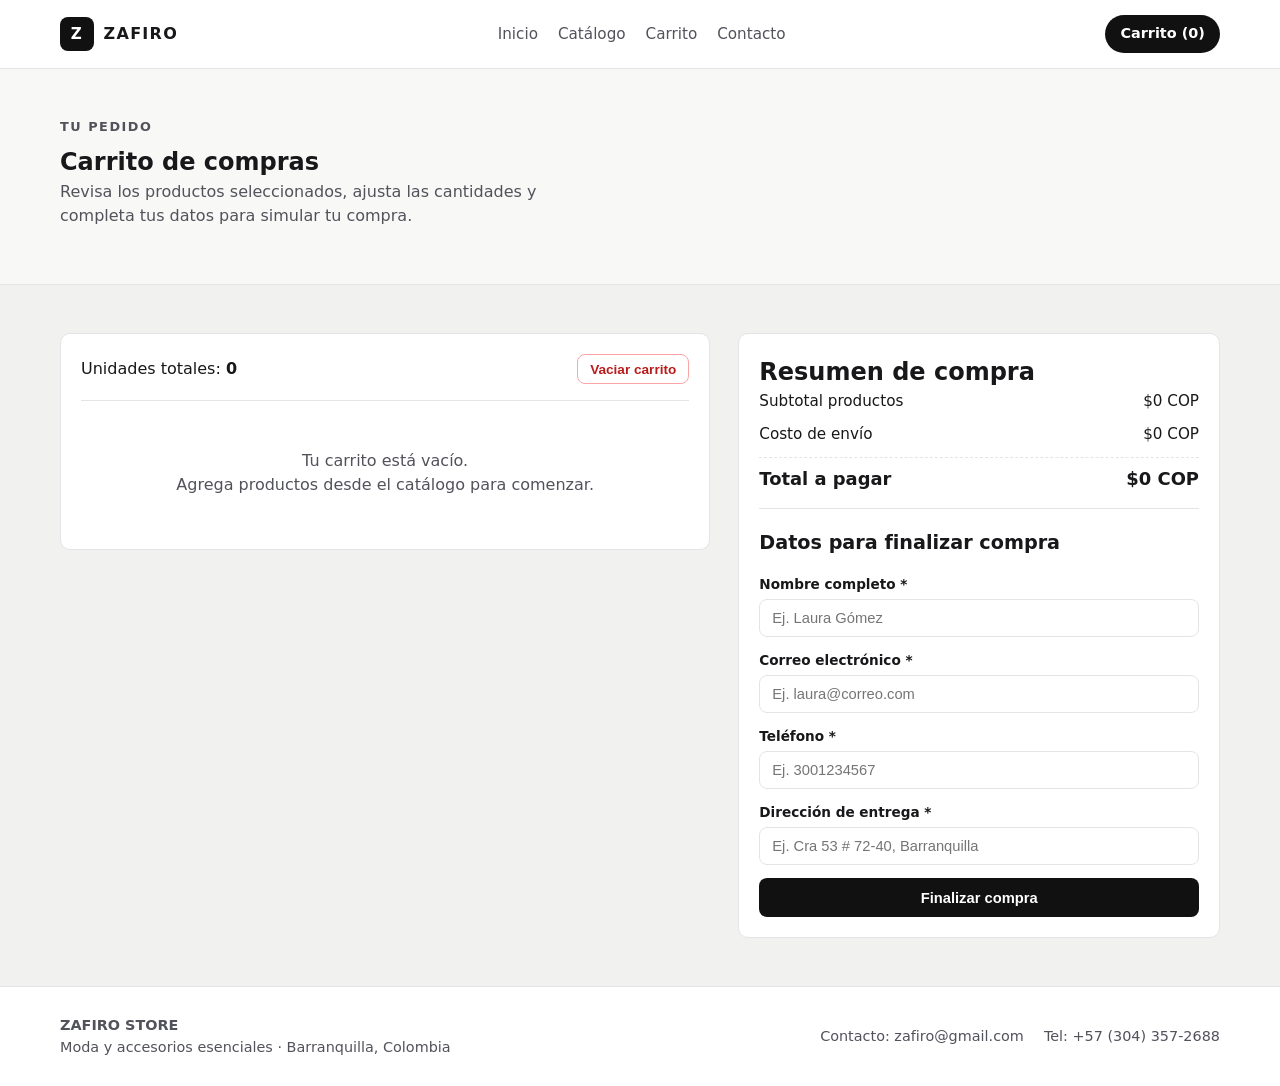
<file: carrito.html>
<!DOCTYPE html>
<html lang="es">
<head>
  <meta charset="UTF-8" />
  <meta name="viewport" content="width=device-width, initial-scale=1.0" />
  <title>Carrito de Compras — ZAFIRO</title>
  <link rel="stylesheet" href="ccs/Colors.css" />
</head>
<body>
  <header class="site-header">
    <div class="container header-content">
      <a href="index.html" class="brand" aria-label="Inicio ZAFIRO">
        <span class="brand-mark">Z</span>
        <span class="brand-name">ZAFIRO</span>
      </a>
<nav class="main-nav" aria-label="Navegacion principal">
        <a href="index.html">Inicio</a>
        <a href="catalogo.html">Catálogo</a>
        <a href="carrito.html">Carrito</a>
        <a href="contacto.html">Contacto</a>
      </nav>

      <a href="carrito.html" class="cart-trigger" id="btn-ir-carrito">
        Carrito (<span id="contador-header">0</span>)
      </a>
    </div>
  </header>

  <main>
    <section class="hero">
      <div class="container">
        <p class="eyebrow">Tu pedido</p>
        <h1>Carrito de compras</h1>
        <p class="hero-desc">
          Revisa los productos seleccionados, ajusta las cantidades y completa tus datos para simular tu compra.
        </p>
      </div>
    </section>

    <div class="container">
      <div id="alerta-sistema" class="alert hidden" role="status" aria-live="polite"></div>
    </div>

    <section id="carrito-seccion" class="section cart-section">
      <div class="container">
        <div class="cart-layout">
          <div class="cart-items-box">
            <div class="cart-top-bar">
              <span>Unidades totales: <strong id="total-unidades">0</strong></span>
              <button type="button" id="btn-vaciar-carrito" class="btn btn-danger-outline">
                Vaciar carrito
              </button>
            </div>

            <div id="carrito-items" class="cart-items-list"></div>
            </div>

            <aside class="cart-summary-box">
            <h2>Resumen de compra</h2>

            <dl class="summary-breakdown">
              <div class="summary-row">
                <dt>Subtotal productos</dt>
                <dd id="subtotal-general">$0 COP</dd>
              </div>
              <div class="summary-row">
                <dt>Costo de envío</dt>
                <dd id="costo-envio">$0 COP</dd>
              </div>
              <div class="summary-row total-row">
                <dt>Total a pagar</dt>
                <dd id="total-pagar">$0 COP</dd>
              </div>
            </dl>

            <form id="form-checkout" class="checkout-form" novalidate>
              <h3>Datos para finalizar compra</h3>

              <div class="form-group">
                <label for="comprador-nombre">Nombre completo *</label>
                <input
                  type="text"
                  id="comprador-nombre"
                  name="nombre"
                  placeholder="Ej. Laura Gómez"
                  required
                />
              </div>

              <div class="form-group">
                <label for="comprador-correo">Correo electrónico *</label>
                <input
                  type="email"
                  id="comprador-correo"
                  name="correo"
                  placeholder="Ej. laura@correo.com"
                  required
                />
              </div>

              <div class="form-group">
                <label for="comprador-telefono">Teléfono *</label>
                <input
                  type="tel"
                  id="comprador-telefono"
                  name="telefono"
                  placeholder="Ej. 3001234567"
                  required
                />
              </div>

              <div class="form-group">
                <label for="comprador-direccion">Dirección de entrega *</label>
                <input
                  type="text"
                  id="comprador-direccion"
                  name="direccion"
                  placeholder="Ej. Cra 53 # 72-40, Barranquilla"
                  required
                />
              </div>

              <button type="submit" id="btn-finalizar-compra" class="btn btn-primary btn-full">
                Finalizar compra
              </button>
            </form>

            <div id="confirmacion-compra" class="confirmation-box hidden" role="status" aria-live="polite"></div>
          </aside>
        </div>
      </div>
    </section>
  </main>

  <footer class="site-footer">
    <div class="container footer-content">
      <div>
        <strong>ZAFIRO STORE</strong>
        <p>Moda y accesorios esenciales · Barranquilla, Colombia</p>
      </div>
      <div class="footer-contact">
        <span>Contacto: zafiro@gmail.com</span>
        <span>Tel: +57 (304) 357-2688</span>
      </div>
    </div>
  </footer>

  <script src="js/App.js"></script>
</body>
</html>
</file>
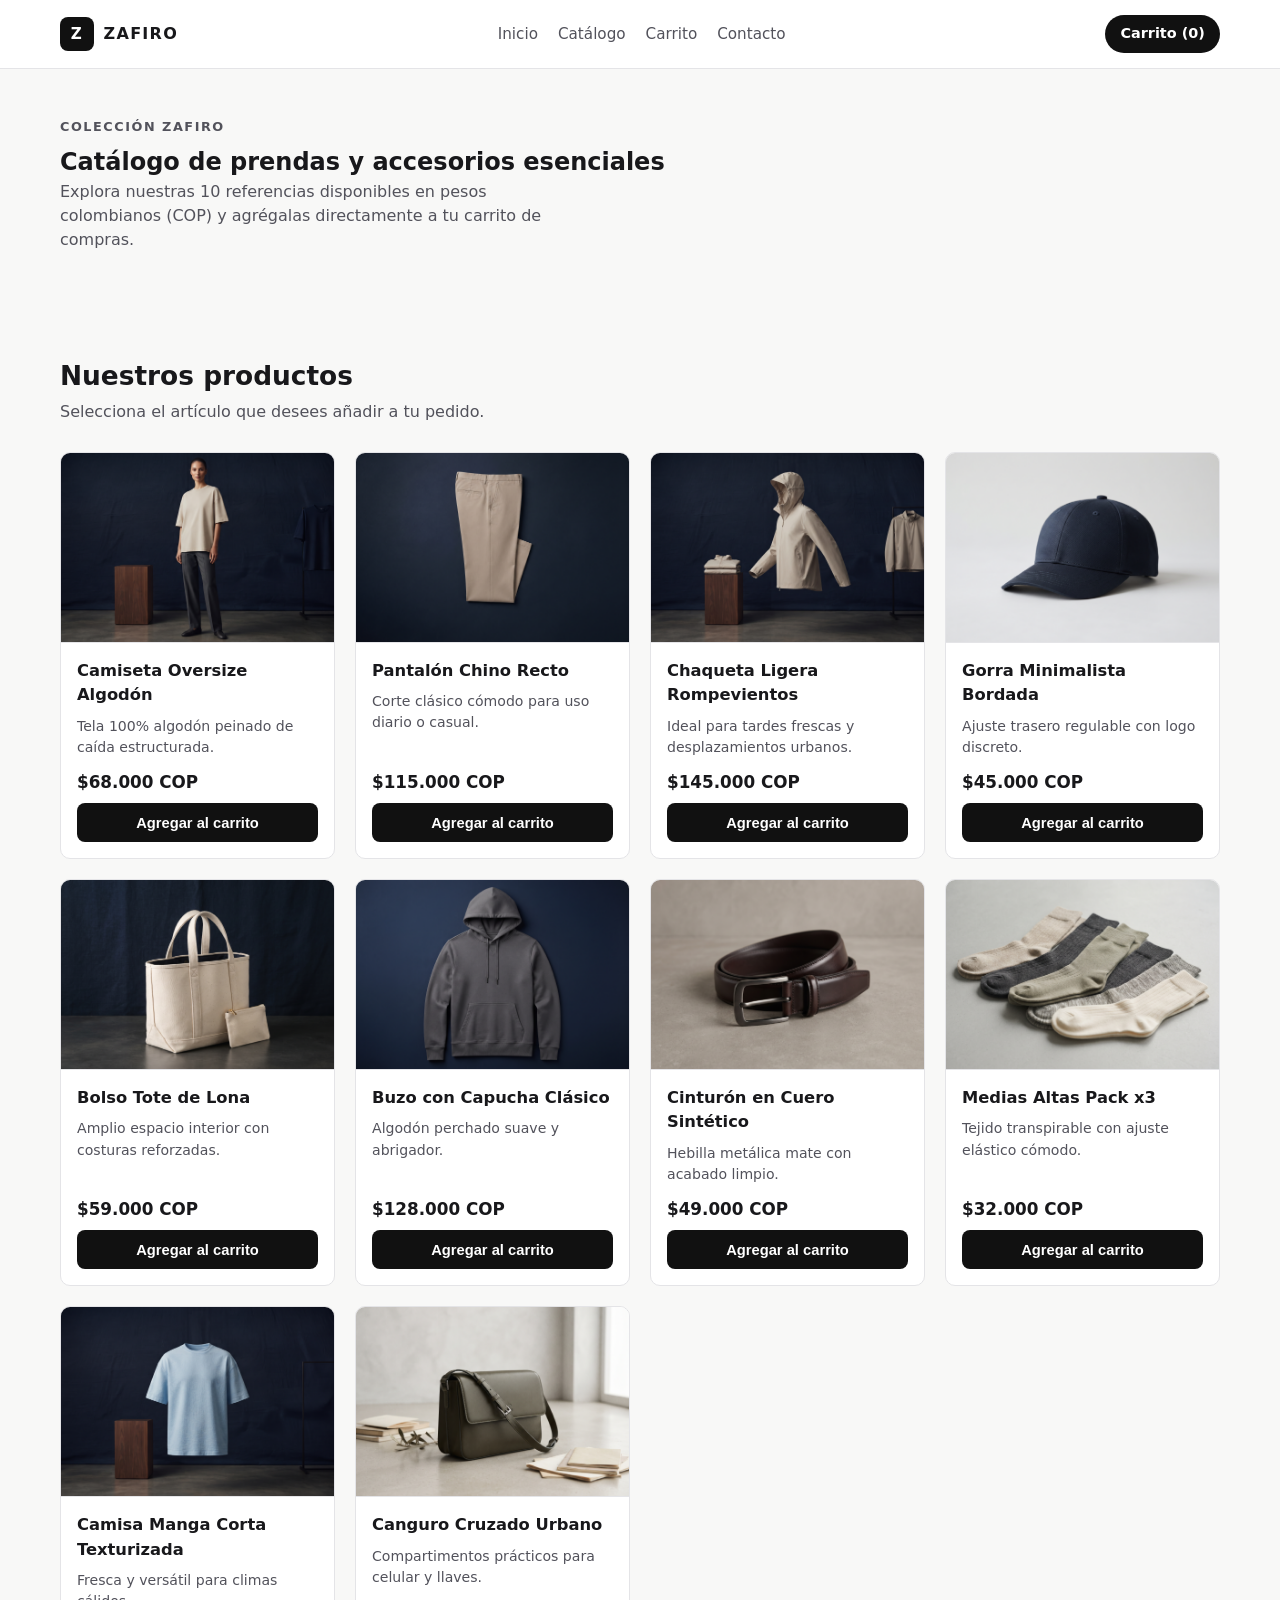
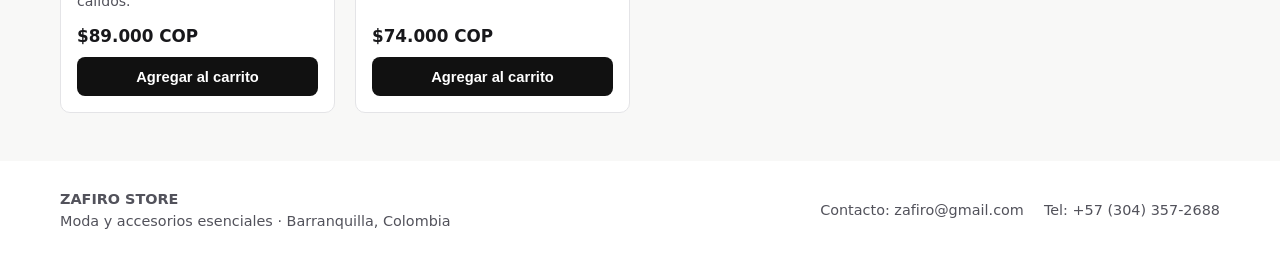
<file: catalogo.html>
<!DOCTYPE html>
<html lang="es">
<head>
  <meta charset="UTF-8" />
  <meta name="viewport" content="width=device-width, initial-scale=1.0" />
  <title>Catálogo — ZAFIRO</title>
  <link rel="stylesheet" href="ccs/Colors.css" />
</head>
<body>
  <header class="site-header">
    <div class="container header-content">
      <a href="index.html" class="brand" aria-label="Inicio ZAFIRO">
        <span class="brand-mark">Z</span>
        <span class="brand-name">ZAFIRO</span>
      </a>

     <nav class="main-nav" aria-label="Navegacion principal">
        <a href="index.html">Inicio</a>
        <a href="catalogo.html">Catálogo</a>
        <a href="carrito.html">Carrito</a>
        <a href="contacto.html">Contacto</a>
      </nav>
      </nav>

      <a href="carrito.html" class="cart-trigger" id="btn-ir-carrito">
        Carrito (<span id="contador-header">0</span>)
      </a>
    </div>
  </header>

  <main>
    <section class="hero">
      <div class="container">
        <p class="eyebrow">Colección ZAFIRO</p>
        <h1>Catálogo de prendas y accesorios esenciales</h1>
        <p class="hero-desc">
          Explora nuestras 10 referencias disponibles en pesos colombianos (COP) y agrégalas
          directamente a tu carrito de compras.
        </p>
      </div>
    </section>

    <div class="container">
      <div id="alerta-sistema" class="alert hidden" role="status" aria-live="polite"></div>
    </div>

    <section id="catalogo" class="section">
      <div class="container">
        <div class="section-header">
          <h2>Nuestros productos</h2>
          <p>Selecciona el artículo que desees añadir a tu pedido.</p>
        </div>

        <div id="catalogo-grid" class="products-grid"></div>
      </div>
    </section>
  </main>

  <footer class="site-footer">
    <div class="container footer-content">
      <div>
        <b>ZAFIRO STORE</b>
        <p>Moda y accesorios esenciales · Barranquilla, Colombia</p>
      </div>
      <div class="footer-contact">
        <span>Contacto: zafiro@gmail.com</span>
        <span>Tel: +57 (304) 357-2688</span>
      </div>
    </div>
  </footer>

  <script src="js/App.js"></script>
    
</body>
</html>
</file>
<file: ccs/Colors.css>
:root {
  --bg: #f8f8f7;
  --surface: #ffffff;
  --text: #18181b;
  --muted: #52525b;
  --border: #e4e4e7;
  --accent: #111111;
  --accent-hover: #27272a;
  --danger: #b91c1c;
  --success-bg: #ecfdf5;
  --success-border: #10b981;
  --warn-bg: #fffbeb;
  --warn-border: #f59e0b;
  --radius: 10px;
}

* {
  box-sizing: border-box;
  margin: 0;
  padding: 0;
}

html {
  scroll-behavior: smooth;
}

body {
  font-family: system-ui, -apple-system, BlinkMacSystemFont, "Segoe UI", Roboto, sans-serif;
  background-color: var(--bg);
  color: var(--text);
  line-height: 1.5;
}

img {
  display: block;
  max-width: 100%;
  height: auto;
}

.container {
  width: min(1160px, 92%);
  margin: 0 auto;
}

.hidden {
  display: none !important;
}

/* Encabezado y navegación */
.site-header {
  position: sticky;
  top: 0;
  z-index: 50;
  background: rgba(255, 255, 255, 0.94);
  backdrop-filter: blur(8px);
  border-bottom: 1px solid var(--border);
}

.header-content {
  display: flex;
  align-items: center;
  justify-content: space-between;
  gap: 1rem;
  min-height: 68px;
  flex-wrap: wrap;
}

.brand {
  display: flex;
  align-items: center;
  gap: 0.6rem;
  text-decoration: none;
  color: var(--text);
  font-weight: 700;
  letter-spacing: 0.08em;
}

.brand-mark {
  display: grid;
  place-items: center;
  width: 34px;
  height: 34px;
  border-radius: 8px;
  background: var(--accent);
  color: #ffffff;
  font-size: 0.95rem;
}

.main-nav {
  display: flex;
  gap: 1.25rem;
  flex-wrap: wrap;
}

.main-nav a {
  text-decoration: none;
  color: var(--muted);
  font-size: 0.95rem;
  font-weight: 500;
  transition: color 0.2s ease;
}

.main-nav a:hover {
  color: var(--text);
}

.cart-trigger {
  text-decoration: none;
  background: var(--accent);
  color: #ffffff;
  padding: 0.5rem 0.95rem;
  border-radius: 999px;
  font-size: 0.9rem;
  font-weight: 600;
}

/* Banner principal */
.hero {
  padding: 3rem 0 2rem;
}

.hero-grid {
  display: grid;
  grid-template-columns: 1.15fr 0.85fr;
  gap: 2rem;
  align-items: center;
}

.eyebrow {
  font-size: 0.8rem;
  text-transform: uppercase;
  letter-spacing: 0.12em;
  color: var(--muted);
  font-weight: 600;
  margin-bottom: 0.5rem;
}

.hero-text h1 {
  font-size: clamp(1.8rem, 3.5vw, 2.75rem);
  line-height: 1.15;
  margin-bottom: 1rem;
}

.hero-desc {
  color: var(--muted);
  margin-bottom: 1.5rem;
  max-width: 52ch;
}

.hero-actions {
  display: flex;
  gap: 0.85rem;
  flex-wrap: wrap;
}

.hero-media img {
  border-radius: var(--radius);
  border: 1px solid var(--border);
  object-fit: cover;
  width: 100%;
  max-height: 380px;
}

/* Botones */
.btn {
  display: inline-flex;
  align-items: center;
  justify-content: center;
  gap: 0.4rem;
  padding: 0.65rem 1.15rem;
  border-radius: 8px;
  border: 1px solid transparent;
  font-size: 0.92rem;
  font-weight: 600;
  cursor: pointer;
  text-decoration: none;
  transition: all 0.2s ease;
}

.btn-primary {
  background: var(--accent);
  color: #ffffff;
}

.btn-primary:hover {
  background: var(--accent-hover);
}

.btn-secondary {
  background: var(--surface);
  color: var(--text);
  border-color: var(--border);
}

.btn-secondary:hover {
  background: #f4f4f5;
}

.btn-danger-outline {
  background: transparent;
  color: var(--danger);
  border-color: #fca5a5;
  padding: 0.4rem 0.75rem;
  font-size: 0.85rem;
}

.btn-danger-outline:hover {
  background: #fef2f2;
}

.btn-full {
  width: 100%;
}

/* Alertas */
.alert {
  margin-top: 1rem;
  padding: 0.85rem 1rem;
  border-radius: 8px;
  border: 1px solid var(--warn-border);
  background: var(--warn-bg);
  color: #78350f;
  font-size: 0.92rem;
}

/* Secciones */
.section {
  padding: 3rem 0;
}

.section-header {
  margin-bottom: 1.75rem;
}

.section-header h2 {
  font-size: 1.65rem;
  margin-bottom: 0.25rem;
}

.section-header p {
  color: var(--muted);
}

/* Catálogo */
.products-grid {
  display: grid;
  grid-template-columns: repeat(auto-fill, minmax(240px, 1fr));
  gap: 1.25rem;
}

.product-card {
  background: var(--surface);
  border: 1px solid var(--border);
  border-radius: var(--radius);
  overflow: hidden;
  display: flex;
  flex-direction: column;
  justify-content: space-between;
  transition: transform 0.2s ease, box-shadow 0.2s ease;
}

.product-card:hover {
  transform: translateY(-3px);
  box-shadow: 0 10px 24px rgba(0, 0, 0, 0.06);
}

.product-card img {
  width: 100%;
  height: 190px;
  object-fit: cover;
  border-bottom: 1px solid var(--border);
}

.product-body {
  padding: 1rem;
  display: flex;
  flex-direction: column;
  gap: 0.5rem;
  flex: 1;
}

.product-title {
  font-size: 1.02rem;
  font-weight: 700;
}

.product-desc {
  font-size: 0.88rem;
  color: var(--muted);
  flex: 1;
}

.product-price {
  font-size: 1.05rem;
  font-weight: 700;
  margin-top: 0.25rem;
}

/* Carrito y resumen */
.cart-section {
  background: #f1f1ef;
  border-top: 1px solid var(--border);
  border-bottom: 1px solid var(--border);
}

.cart-layout {
  display: grid;
  grid-template-columns: 1.35fr 1fr;
  gap: 1.75rem;
  align-items: start;
}

.cart-items-box,
.cart-summary-box {
  background: var(--surface);
  border: 1px solid var(--border);
  border-radius: var(--radius);
  padding: 1.25rem;
}

.cart-top-bar {
  display: flex;
  align-items: center;
  justify-content: space-between;
  gap: 0.75rem;
  padding-bottom: 1rem;
  border-bottom: 1px solid var(--border);
  margin-bottom: 1rem;
  flex-wrap: wrap;
}

.cart-items-list {
  display: flex;
  flex-direction: column;
  gap: 0.9rem;
}

.cart-item {
  display: grid;
  grid-template-columns: 64px 1fr auto;
  gap: 0.85rem;
  align-items: center;
  padding: 0.75rem;
  border: 1px solid var(--border);
  border-radius: 8px;
}

.cart-item img {
  width: 64px;
  height: 64px;
  object-fit: cover;
  border-radius: 6px;
}

.cart-item-info h4 {
  font-size: 0.95rem;
  margin-bottom: 0.2rem;
}

.cart-item-meta {
  font-size: 0.84rem;
  color: var(--muted);
}

.cart-item-subtotal {
  font-weight: 700;
  font-size: 0.9rem;
  margin-top: 0.25rem;
}

.cart-item-controls {
  display: flex;
  flex-direction: column;
  align-items: flex-end;
  gap: 0.45rem;
}

.qty-input {
  width: 66px;
  padding: 0.35rem 0.45rem;
  border: 1px solid var(--border);
  border-radius: 6px;
  font-size: 0.9rem;
  text-align: center;
}

.btn-remove {
  background: transparent;
  border: none;
  color: var(--danger);
  font-size: 0.82rem;
  font-weight: 600;
  cursor: pointer;
  text-decoration: underline;
}

.empty-cart {
  text-align: center;
  padding: 2rem 1rem;
  color: var(--muted);
}

/* Resumen financiero */
.cart-summary-box h3 {
  font-size: 1.2rem;
  margin-bottom: 1rem;
}

.summary-breakdown {
  display: flex;
  flex-direction: column;
  gap: 0.65rem;
  padding-bottom: 1rem;
  border-bottom: 1px solid var(--border);
  margin-bottom: 1.25rem;
}

.summary-row {
  display: flex;
  justify-content: space-between;
  gap: 1rem;
  font-size: 0.95rem;
}

.total-row {
  font-size: 1.12rem;
  font-weight: 700;
  padding-top: 0.5rem;
  border-top: 1px dashed var(--border);
}

/* Formulario de compra */
.checkout-form h4 {
  font-size: 1rem;
  margin-bottom: 0.85rem;
}

.form-group {
  margin-bottom: 0.85rem;
}

.form-group label {
  display: block;
  font-size: 0.85rem;
  font-weight: 600;
  margin-bottom: 0.3rem;
}

.form-group input {
  width: 100%;
  padding: 0.6rem 0.75rem;
  border: 1px solid var(--border);
  border-radius: 8px;
  font-size: 0.92rem;
}

.form-group input:focus {
  outline: 2px solid var(--accent);
  outline-offset: 1px;
}

.confirmation-box {
  margin-top: 1.1rem;
  padding: 1rem;
  border-radius: 8px;
  background: var(--success-bg);
  border: 1px solid var(--success-border);
  color: #064e3b;
  font-size: 0.9rem;
}

/* Pie de página */
.site-footer {
  padding: 1.75rem 0;
  background: var(--surface);
  font-size: 0.9rem;
  color: var(--muted);
}

.footer-content {
  display: flex;
  justify-content: space-between;
  align-items: center;
  gap: 1rem;
  flex-wrap: wrap;
}

.footer-contact {
  display: flex;
  gap: 1.25rem;
  flex-wrap: wrap;
}

/* Responsive (Tabletas y Celulares) */
@media (max-width: 860px) {
  .hero-grid,
  .cart-layout {
    grid-template-columns: 1fr;
  }
}

@media (max-width: 560px) {
  .main-nav {
    gap: 0.75rem;
    font-size: 0.88rem;
  }

  .cart-item {
    grid-template-columns: 56px 1fr;
  }

  .cart-item-controls {
    grid-column: 1 / -1;
    flex-direction: row;
    justify-content: space-between;
    align-items: center;
  }
}
</file>
